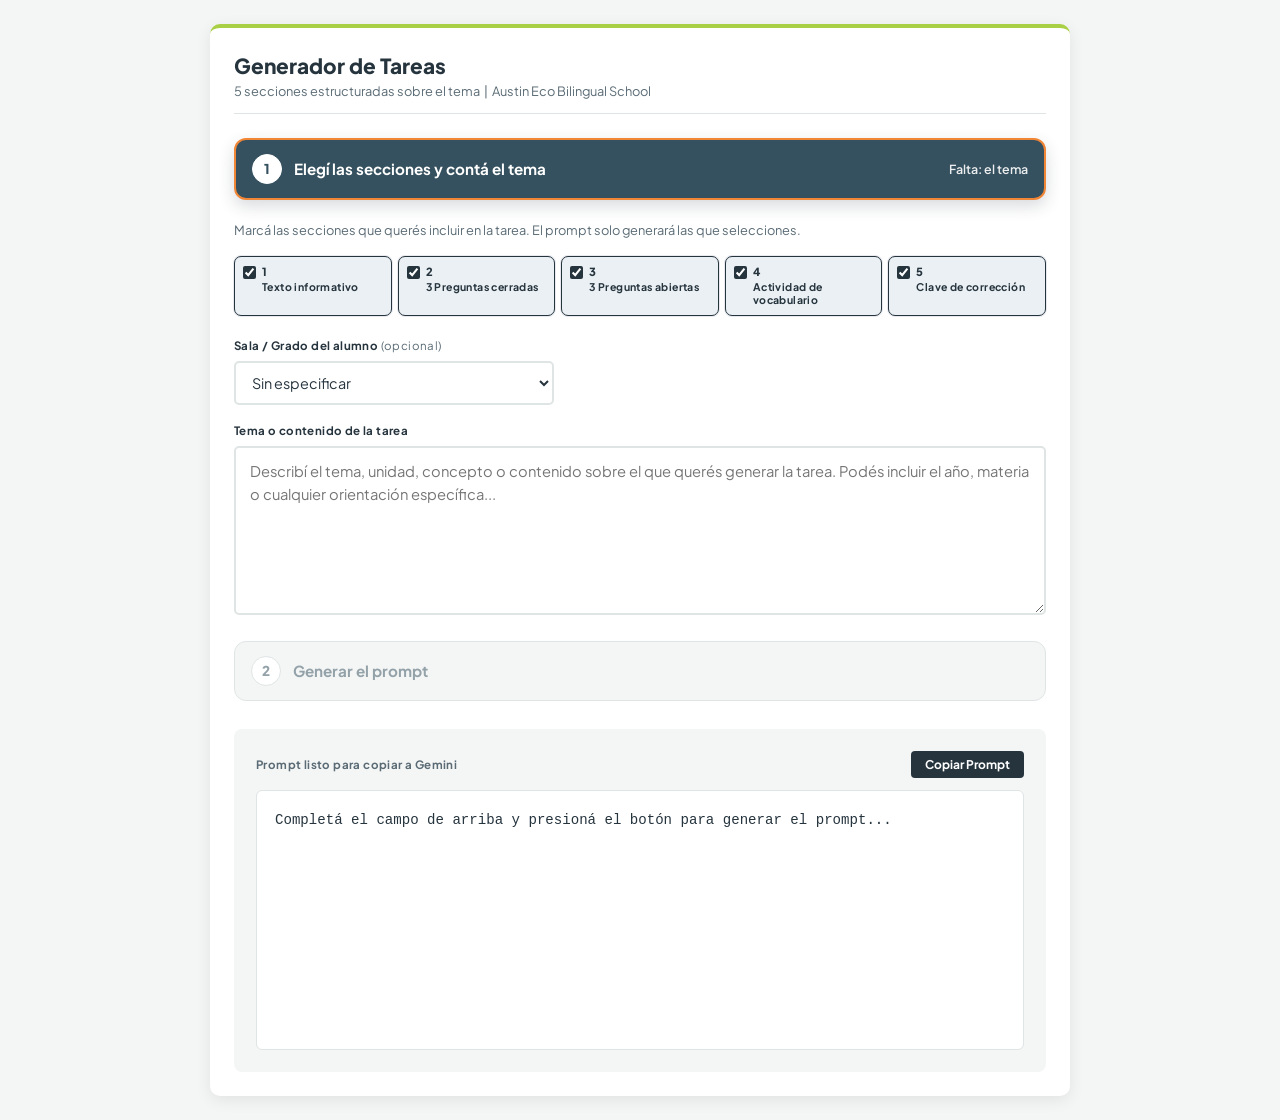
<file: generador-tareas.html>
<!DOCTYPE html>
<html lang="es">
<head>
    <meta charset="UTF-8">
    <meta name="viewport" content="width=device-width, initial-scale=1.0">
    <title>Generador de Tareas | Austin Eco</title>
    <link rel="icon" type="image/jpeg" href="austin-eco-bilingual-school-campana-argentina.jpg">
    <link rel="preconnect" href="https://fonts.googleapis.com">
    <link href="https://fonts.googleapis.com/css2?family=Plus+Jakarta+Sans:wght@400;500;600;700;800&display=swap" rel="stylesheet">
    <link rel="stylesheet" href="austin-tokens.css">
    <style>
        :root {
            --austin-blue: var(--austin-petroleo);
            --austin-red: var(--austin-naranja);
            --border: var(--austin-borde);
            --surface: var(--austin-fondo);
            --white: #ffffff;
        }

        *, *::before, *::after { box-sizing: border-box; margin: 0; padding: 0; }

        body {
            font-family: var(--austin-fuente);
            background: var(--surface);
            color: var(--austin-texto);
            padding: 24px 16px;
            display: flex;
            justify-content: center;
        }

        .container {
            width: 100%;
            max-width: 860px;
            background: var(--white);
            border-radius: 10px;
            border-top: 4px solid var(--austin-lima);
            box-shadow: 0 4px 16px rgba(0,0,0,0.08);
            padding: 24px;
        }

        header {
            border-bottom: 1px solid var(--austin-borde);
            margin-bottom: 24px;
            padding-bottom: 14px;
        }
        header h1 {
            color: var(--austin-blue);
            font-size: 1.3rem;
            font-weight: 800;
            margin: 0;
        }
        header p { color: var(--austin-texto-suave); font-size: 0.8rem; margin-top: 4px; }

        /* SELECCIÓN DE SECCIONES */
        .selection-grid {
            display: grid;
            grid-template-columns: repeat(5, 1fr);
            gap: 6px;
            margin-bottom: 14px;
        }
        .selection-card {
            display: flex;
            align-items: flex-start;
            gap: 6px;
            border: 1px solid var(--border);
            border-radius: 7px;
            padding: 7px 8px;
            background: var(--surface);
            cursor: pointer;
            transition: all 0.2s ease;
            min-height: 60px;
        }
        .selection-card:hover {
            border-color: var(--austin-blue);
            transform: translateY(-1px);
        }
        .selection-card.selected {
            border-color: var(--austin-blue);
            background: var(--austin-azul-claro);
            box-shadow: 0 0 0 1px rgba(26, 46, 90, 0.1);
        }
        .selection-card input {
            margin-top: 2px;
            accent-color: var(--austin-blue);
            cursor: pointer;
            flex-shrink: 0;
        }
        .selection-card .card-content {
            display: flex;
            flex-direction: column;
            gap: 2px;
        }
        .selection-card .num {
            font-weight: 800;
            font-size: 0.7rem;
            color: var(--austin-blue);
        }
        .selection-card .name {
            font-weight: 700;
            color: var(--austin-texto);
            line-height: 1.25;
            font-size: 0.66rem;
        }
        .selection-hint {
            margin-bottom: 16px;
            color: var(--austin-texto-suave);
            font-size: 0.8rem;
            line-height: 1.4;
        }

        label {
            display: block;
            font-weight: 700;
            font-size: 0.72rem;
            letter-spacing: 0.4px;
            color: var(--austin-blue);
            margin-bottom: 8px;
        }

        textarea {
            width: 100%;
            border: 2px solid var(--border);
            border-radius: 5px;
            padding: 12px 14px;
            font-size: 0.92rem;
            font-family: inherit;
            color: var(--austin-texto);
            resize: vertical;
            line-height: 1.6;
            transition: border-color 0.15s;
        }
        textarea:focus { outline: none; border-color: var(--austin-blue); }

        select {
            width: 100%;
            border: 2px solid var(--border);
            border-radius: 5px;
            padding: 10px 12px;
            font-size: 0.9rem;
            font-family: inherit;
            color: var(--austin-texto);
            background: var(--white);
            outline: none;
            transition: border-color 0.15s;
        }
        select:focus { border-color: var(--austin-blue); }

        .optional-badge { text-transform: none; font-weight: 400; color: var(--austin-texto-suave); }

        .campo-edad { max-width: 320px; margin-bottom: 18px; }

        button.btn-main {
            margin-top: 14px;
            background: var(--austin-red);
            color: white;
            border: none;
            padding: 14px;
            width: 100%;
            font-size: 0.95rem;
            font-weight: 700;
            border-radius: 5px;
            cursor: pointer;
            transition: background 0.2s;
        }
        button.btn-main:hover { background: var(--austin-naranja-oscuro); }

        .output-wrapper {
            margin-top: 28px;
            background: var(--austin-fondo);
            border-radius: 8px;
            padding: 22px;
        }
        .output-header {
            display: flex;
            justify-content: space-between;
            align-items: center;
            margin-bottom: 12px;
        }
        .output-header label { color: var(--austin-texto-suave); margin: 0; }
        .btn-copy {
            background: var(--austin-blue);
            color: white;
            border: none;
            padding: 6px 14px;
            font-size: 0.75rem;
            font-weight: 700;
            border-radius: 4px;
            cursor: pointer;
        }
        .btn-copy:hover { background: var(--austin-petroleo-medio); }

        #output-box {
            width: 100%;
            min-height: 260px;
            background: var(--austin-superficie);
            color: var(--austin-texto);
            border: 1px solid var(--austin-borde);
            border-radius: 6px;
            padding: 18px;
            font-family: ui-monospace, 'Cascadia Code', Consolas, monospace;
            font-size: 0.88rem;
            line-height: 1.7;
            white-space: pre-wrap;
            overflow-wrap: break-word;
            resize: vertical;
        }

        @media (max-width: 960px) {
            .selection-grid {
                grid-template-columns: repeat(3, 1fr);
            }
        }

        @media (max-width: 620px) {
            .selection-grid {
                grid-template-columns: repeat(2, 1fr);
            }
        }

        @media (max-width: 380px) {
            .selection-grid {
                grid-template-columns: 1fr;
            }
        }

        @media (max-width: 700px) {
            body {
                padding: 18px 12px;
            }

            .container {
                padding: 18px;
                border-radius: 8px;
                box-shadow: none;
            }

            header h1 {
                font-size: 1.2rem;
            }

            textarea {
                min-height: 220px;
            }

            .output-wrapper {
                padding: 18px;
            }

            #output-box {
                min-height: 240px;
            }
        }
        /* Pasos 1 y 2 (estilos base en austin-tokens.css) */
        #btn-paso-1 { margin: 0 0 22px; }
        #btn-paso-2 { margin: 22px 0 6px; }
        #paso-2-flecha { margin: 2px 0 6px; }
    </style>
</head>
<body>

<div class="container">

    <header>
        <h1>Generador de Tareas</h1>
        <p>5 secciones estructuradas sobre el tema &nbsp;|&nbsp; Austin Eco Bilingual School</p>
    </header>

    <div id="del-pud" hidden></div>

    <button type="button" class="paso-btn" id="btn-paso-1" data-estado="actual">
        <span class="paso-num">1</span>
        <span class="paso-texto">Elegí las secciones y contá el tema</span>
        <span class="paso-estado" id="paso-1-estado"></span>
    </button>
    <div class="selection-hint">Marcá las secciones que querés incluir en la tarea. El prompt solo generará las que selecciones.</div>
    <div class="selection-grid" id="section-selector">
        <label class="selection-card selected">
            <input type="checkbox" class="section-toggle" value="1" checked>
            <span class="card-content">
                <span class="num">1</span>
                <span class="name">Texto informativo</span>
            </span>
        </label>
        <label class="selection-card selected">
            <input type="checkbox" class="section-toggle" value="2" checked>
            <span class="card-content">
                <span class="num">2</span>
                <span class="name">3 Preguntas cerradas</span>
            </span>
        </label>
        <label class="selection-card selected">
            <input type="checkbox" class="section-toggle" value="3" checked>
            <span class="card-content">
                <span class="num">3</span>
                <span class="name">3 Preguntas abiertas</span>
            </span>
        </label>
        <label class="selection-card selected">
            <input type="checkbox" class="section-toggle" value="4" checked>
            <span class="card-content">
                <span class="num">4</span>
                <span class="name">Actividad de vocabulario</span>
            </span>
        </label>
        <label class="selection-card selected">
            <input type="checkbox" class="section-toggle" value="5" checked>
            <span class="card-content">
                <span class="num">5</span>
                <span class="name">Clave de corrección</span>
            </span>
        </label>
    </div>

    <div class="form-group campo-edad">
        <label id="label-nivel" for="f-nivel">Edad / Grado del alumno <span class="optional-badge">(opcional)</span></label>
        <select id="f-nivel">
            <option value="">Sin especificar</option>
        </select>
    </div>

    <label for="f-tema">Tema o contenido de la tarea</label>
    <textarea id="f-tema" rows="6" placeholder="Describí el tema, unidad, concepto o contenido sobre el que querés generar la tarea. Podés incluir el año, materia o cualquier orientación específica..."></textarea>

    <button type="button" class="paso-btn" id="btn-paso-2" data-estado="espera" disabled>
        <span class="paso-num">2</span>
        <span class="paso-texto" id="paso-2-texto">Generar el prompt</span>
    </button>
    <div id="paso-2-flecha" hidden><svg class="paso-flecha" viewBox="0 0 24 24" aria-hidden="true"><path d="M12 4v14m0 0-6-6m6 6 6-6" fill="none" stroke="currentColor" stroke-width="2.4" stroke-linecap="round" stroke-linejoin="round"/></svg></div>

    <div class="output-wrapper">
        <div class="output-header">
            <label>Prompt listo para copiar a Gemini</label>
            <button class="btn-copy" onclick="copiar()">Copiar Prompt</button>
        </div>
        <div id="output-box">Completá el campo de arriba y presioná el botón para generar el prompt...</div>
    </div>

</div>

<script src="nivel-inicial.js"></script>
<script src="pud-contexto.js"></script>
<script src="austin-ui.js"></script>
<script src="austin-pasos.js"></script>
<script>
    // Niveles de calibración por idioma. Para inglés se usan los 6 niveles
    // MCER/CEFR (A1-C2); para castellano, los 6 grados de primaria como proxy
    // de edad cronológica (no aplica CEFR, que es un marco de lengua extranjera).
    // Mismo shape { label, vocabulario, gramatica } en ambos idiomas para que
    // bloqueBandaEdad sea una sola función.
    const NIVELES_EN = {
        A1: { label: 'A1 - Beginner', vocabulario: 'High-frequency, everyday words only (colors, family, routines, concrete objects). Avoid abstract terms.', gramatica: 'Present simple, regular plurals, sentences of 3-6 words. No compound tenses, no subordinate clauses.' },
        A2: { label: 'A2 - Elementary', vocabulario: 'Everyday vocabulary plus basic academic terms of the topic, always introduced with a concrete example.', gramatica: 'Past simple and "going to" future. Sentences of 6-9 words with simple connectors (and, but, because).' },
        B1: { label: 'B1 - Intermediate', vocabulario: 'Academic vocabulary of the topic, always introduced in context before being used freely.', gramatica: 'Present perfect, simple subordinate clauses, comparatives/superlatives. Sentences up to 12 words.' },
        B2: { label: 'B2 - Upper Intermediate', vocabulario: 'Academic and abstract vocabulary, including technical terms of the topic without needing translation.', gramatica: 'Passive voice, cause-effect connectors, conditional clauses. Sentences up to 15-18 words with subordination.' },
        C1: { label: 'C1 - Advanced', vocabulario: 'Advanced academic vocabulary, nuanced meaning, idiomatic collocations specific to the topic.', gramatica: 'Complex structures (mixed conditionals, passive voice across tenses), extended argumentation with contrast/qualification connectors.' },
        C2: { label: 'C2 - Proficient', vocabulario: 'Near-native register vocabulary, including connotative nuance and specialized terminology without simplification.', gramatica: 'Full command of complex, varied structures, sophisticated textual cohesion, precise rhetorical argumentation on abstract topics.' }
    };

    const NIVELES_ES = {
        '1° Grado Primaria': { label: '1° Grado Primaria', vocabulario: 'Cotidiano y muy concreto; evitar términos abstractos sin explicarlos primero.', gramatica: 'Oraciones de 4 a 6 palabras, una idea por oración, sin subordinadas.' },
        '2° Grado Primaria': { label: '2° Grado Primaria', vocabulario: 'Cotidiano, con primeras palabras específicas del área siempre acompañadas de un ejemplo concreto.', gramatica: 'Oraciones de 5 a 8 palabras, con conectores simples (y, pero, porque).' },
        '3° Grado Primaria': { label: '3° Grado Primaria', vocabulario: 'Específico del área, siempre explicado en contexto la primera vez que aparece.', gramatica: 'Oraciones de hasta 10 palabras, primeras subordinadas simples.' },
        '4° Grado Primaria': { label: '4° Grado Primaria', vocabulario: 'Específico del área con mayor variedad; se pueden introducir sinónimos y familias de palabras.', gramatica: 'Oraciones de hasta 12 palabras, subordinadas simples y conectores de secuencia (primero, luego, finalmente).' },
        '5° Grado Primaria': { label: '5° Grado Primaria', vocabulario: 'Técnico del área, con primeras nociones de argumentación y comparación.', gramatica: 'Oraciones de hasta 15 palabras, conectores de causa-consecuencia, subordinadas variadas.' },
        '6° Grado Primaria': { label: '6° Grado Primaria', vocabulario: 'Técnico del área y vocabulario académico de transición a secundaria, con nociones de argumentación.', gramatica: 'Oraciones más complejas, conectores de causa-consecuencia y contraste, primeras estructuras de análisis crítico.' },
        '1° Año Secundaria': { label: '1° Año Secundaria', vocabulario: 'Técnico del área, introducido en contexto pero ya sin simplificaciones excesivas; primeras nociones de terminología disciplinar.', gramatica: 'Oraciones de hasta 18 palabras, subordinadas variadas, conectores de causa-consecuencia y contraste.' },
        '2° Año Secundaria': { label: '2° Año Secundaria', vocabulario: 'Técnico consolidado del área, con primeros términos abstractos propios de la disciplina.', gramatica: 'Subordinadas múltiples, voz pasiva, conectores de consecuencia y concesión; inicio de argumentación con evidencia.' },
        '3° Año Secundaria': { label: '3° Año Secundaria', vocabulario: 'Académico y técnico específico, con matices de significado entre términos relacionados.', gramatica: 'Estructuras complejas con varias cláusulas, nexos de contraste y condición; argumentación con postura propia.' },
        '4° Año Secundaria': { label: '4° Año Secundaria', vocabulario: 'Especializado del área, incluyendo terminología de uso profesional o académico.', gramatica: 'Registro formal sostenido, estructuras condicionales y comparativas complejas, síntesis de múltiples fuentes.' },
        '5° Año Secundaria': { label: '5° Año Secundaria', vocabulario: 'Técnico-académico de nivel preuniversitario, con precisión terminológica exigida.', gramatica: 'Argumentación compleja y sostenida, con matización, contraargumentación y uso de evidencia para sustentar posturas.' },
        '6° Año Secundaria': { label: '6° Año Secundaria', vocabulario: 'Académico de transición a nivel universitario, con manejo autónomo de terminología especializada.', gramatica: 'Pensamiento crítico expresado con estructuras sofisticadas, argumentación multicausal y análisis con autonomía total.' }
    };

    // Reduce el nivel fino elegido a una de las 3 bandas que ya usan las
    // secciones del prompt (requisitos de extensión/complejidad por sección).
    const TIER_POR_NIVEL = {
        en: { A1: 'inicial', A2: 'inicial', B1: 'medio', B2: 'medio', C1: 'avanzado', C2: 'avanzado' },
        es: {
            '1° Grado Primaria': 'inicial', '2° Grado Primaria': 'inicial', '3° Grado Primaria': 'medio', '4° Grado Primaria': 'medio', '5° Grado Primaria': 'avanzado', '6° Grado Primaria': 'avanzado',
            // Secundaria ya arranca por encima del techo de "avanzado" de primaria;
            // no hay un 4° tier de sección, así que los 6 años usan el mismo techo.
            '1° Año Secundaria': 'avanzado', '2° Año Secundaria': 'avanzado', '3° Año Secundaria': 'avanzado',
            '4° Año Secundaria': 'avanzado', '5° Año Secundaria': 'avanzado', '6° Año Secundaria': 'avanzado'
        }
    };

    function tablaNiveles(idioma) {
        return idioma === 'en' ? NIVELES_EN : NIVELES_ES;
    }

    function tierPorNivel(idioma, nivel) {
        return TIER_POR_NIVEL[idioma]?.[nivel] || null;
    }

    function sincronizarSelectorNivel(idioma) {
        const select = document.getElementById('f-nivel');
        const label = document.getElementById('label-nivel');
        if (!select || !label) return;
        if (select.dataset.idioma === idioma) return;

        // Las salas existen en los dos idiomas: si había una elegida, se conserva.
        const salaPrevia = esSalaInicial(select.value) ? select.value : '';
        select.dataset.idioma = idioma;
        llenarSelectorNivel(select, tablaNiveles(idioma), idioma === 'en' ? 'Primaria y Secundaria (CEFR)' : 'Primaria y Secundaria');
        select.value = salaPrevia;
        if (!salaPrevia) delete select.dataset.autofilled;

        label.innerHTML = idioma === 'en'
            ? 'Sala o nivel de inglés <span class="optional-badge">(opcional)</span>'
            : 'Sala / Grado del alumno <span class="optional-badge">(opcional)</span>';

        if (window.contextoPUD) aplicarContextoPUD(window.contextoPUD);
        actualizarNombresSecciones();
    }

    function bloqueBandaEdad(nivel, idioma) {
        if (esSalaInicial(nivel)) {
            return `━━━━━━━━━━━━━━━━━━━━━━━━━━━━━━━━━━━━━━\n${bloqueCalibracionInicial(nivel, idioma === 'en')}\n━━━━━━━━━━━━━━━━━━━━━━━━━━━━━━━━━━━━━━\nTodo el material (cuento, preguntas, juegos y consignas) tiene que respetar este nivel.`;
        }
        const info = tablaNiveles(idioma)[nivel];
        if (!info) return null;
        return `━━━━━━━━━━━━━━━━━━━━━━━━━━━━━━━━━━━━━━\nCALIBRACIÓN POR NIVEL (${info.label})\n━━━━━━━━━━━━━━━━━━━━━━━━━━━━━━━━━━━━━━\n- VOCABULARIO: ${info.vocabulario}\n- GRAMÁTICA/SINTAXIS: ${info.gramatica}`;
    }

    // Mismo diccionario de señales léxicas que ya usa index.html (detectarIdioma),
    // separado del veredicto final para poder reusar el conteo en textos cortos
    // (ver recolectarDatosFormulario).
    function contarSenalesIdioma(texto) {
        // Espacios al inicio/final para que las señales " el ", " la ", etc.
        // también matcheen cuando esa palabra es la primera o la última del
        // texto (si no, "El ciclo del agua" no matcheaba " el " por faltarle
        // el espacio previo, y un texto corto terminaba en empate 0 a 0).
        const cuerpo = ' ' + (texto || '').toLowerCase() + ' ';

        const spanishSignals = [
            ' y ', ' de ', ' la ', ' el ', ' los ', ' las ', ' que ', ' para ', ' por ',
            ' con ', ' una ', ' unos ', ' alumno', ' docente', ' unidad', ' materia',
            ' educación', ' enseñanza', ' aprendizaje', ' escuela', ' español'
        ];
        const englishSignals = [
            ' and ', ' of ', ' the ', ' for ', ' with ', ' that ', ' students', ' teachers', ' unit',
            ' subject', ' learning', ' school', ' class', ' english', ' bilingual', ' global', ' science', ' history'
        ];

        const countMatches = (terms) => terms.reduce((count, term) => {
            const regex = new RegExp(term.replace(/[-/\\^$*+?.()|[\]{}]/g, '\\$&'), 'g');
            return count + ((cuerpo.match(regex) || []).length);
        }, 0);

        return { es: countMatches(spanishSignals), en: countMatches(englishSignals) };
    }

    function detectarIdiomaTexto(texto) {
        const cuerpo = (texto || '').toLowerCase().trim();
        if (!cuerpo) return 'es';

        // Señal fuerte y muy confiable: tildes/ñ/signos propios del castellano.
        if (/[áéíóúñ¿¡]/.test(cuerpo)) return 'es';

        const { es, en } = contarSenalesIdioma(cuerpo);
        if (es > en) return 'es';
        if (en > es) return 'en';

        // Empate a cero: sin tildes ni señales claras de ningún idioma, se
        // asume castellano por defecto (idioma principal de la escuela).
        return 'es';
    }

    function bloqueIdiomaSalida(idioma) {
        return idioma === 'en'
            ? `━━━━━━━━━━━━━━━━━━━━━━━━━━━━━━━━━━━━━━\nIDIOMA DE SALIDA: INGLÉS\n━━━━━━━━━━━━━━━━━━━━━━━━━━━━━━━━━━━━━━\nToda la tarea generada (texto, preguntas, vocabulario, consignas y clave de corrección) debe redactarse íntegramente en inglés, sin importar el idioma de estas instrucciones.`
            : `━━━━━━━━━━━━━━━━━━━━━━━━━━━━━━━━━━━━━━\nIDIOMA DE SALIDA: CASTELLANO\n━━━━━━━━━━━━━━━━━━━━━━━━━━━━━━━━━━━━━━\nToda la tarea generada debe redactarse íntegramente en castellano.`;
    }

    function escapeHtml(value = '') {
        return String(value)
            .replace(/&/g, '&amp;')
            .replace(/</g, '&lt;')
            .replace(/>/g, '&gt;')
            .replace(/"/g, '&quot;')
            .replace(/'/g, '&#39;');
    }

    // ---- Contexto del PUD activo (contrato en pud-contexto.js) ----
    // Tareas muestra siempre las metas y, por defecto, solo los desempeños de
    // investigación guiada; el docente puede cambiarlo desde el bloque "Del PUD".
    // El prompt usa los mismos desempeños que se ven en el bloque.

    window.contextoPUD = null;
    let filtroDesempenos = 'investigacion_guiada';

    PudContexto.alRecibir(aplicarContextoPUD);

    function aplicarContextoPUD(ctx) {
        PasosPrompt.cambio(); // el contexto del PUD entra en el prompt
        window.contextoPUD = ctx;

        const selectNivel = document.getElementById('f-nivel');
        // Las salas están en el selector de ambos idiomas; los grados, solo en castellano.
        if (ctx?.grado && selectNivel && (selectNivel.dataset.idioma === 'es' || esSalaInicial(ctx.grado))
            && (selectNivel.value === '' || selectNivel.dataset.autofilled === 'true')) {
            const opcion = Array.from(selectNivel.options).find(o => o.value === ctx.grado.trim());
            if (opcion) {
                selectNivel.value = opcion.value;
                selectNivel.dataset.autofilled = 'true';
            }
        }

        actualizarNombresSecciones();
        renderBloqueDelPud();
    }

    function renderBloqueDelPud() {
        PudContexto.renderBloque(document.getElementById('del-pud'), window.contextoPUD, {
            filtro: filtroDesempenos,
            conSelector: true,
            onFiltro: (nuevo) => { filtroDesempenos = nuevo; renderBloqueDelPud(); }
        });
    }

    function bloqueContextoPUD(ctx) {
        if (!ctx) return null;
        const lineas = [];
        if (ctx.materia) lineas.push(`- Materia/Área: ${ctx.materia}`);
        if (ctx.titulo) lineas.push(`- Unidad didáctica: ${ctx.titulo}`);
        if (ctx.metas?.length) lineas.push(`- Metas de comprensión de la unidad:\n${ctx.metas.map(m => `  · ${m.texto}`).join('\n')}`);
        const desempenos = PudContexto.desempenosFiltrados(ctx, filtroDesempenos);
        if (desempenos.length) {
            lineas.push(`- Desempeños del PUD a los que apunta esta tarea:\n${desempenos.map(d => `  · [${PudContexto.TIPOS[d.tipo]}] ${d.texto}`).join('\n')}`);
        }
        if (lineas.length === 0) return null;
        return `━━━━━━━━━━━━━━━━━━━━━━━━━━━━━━━━━━━━━━\nCONTEXTO DE LA UNIDAD DIDÁCTICA (PUD) ACTIVA\n━━━━━━━━━━━━━━━━━━━━━━━━━━━━━━━━━━━━━━\nTené en cuenta este contexto para que la tarea sea coherente con la unidad en curso:\n${lineas.join('\n')}`;
    }

    // Cada 'body' recibe la banda de edad y devuelve el texto de la sección.
    // Sin banda (o banda sin regla propia), el resultado es idéntico al texto
    // fijo que la herramienta usaba antes de esta mejora.
    const sectionDefinitions = [
        {
            id: 1,
            header: 'SECCIÓN 1 — TEXTO INFORMATIVO',
            jardin: {
                nombre: 'Cuento para narrar',
                header: 'SECCIÓN 1 — CUENTO PARA NARRAR (lo cuenta la docente)',
                body: (sala) => {
                    const largo = { 'Sala de 3 años': '60 y 90', 'Sala de 4 años': '90 y 130', 'Sala de 5 años': '120 y 180' }[sala];
                    const claves = { 'Sala de 3 años': 3, 'Sala de 4 años': 4, 'Sala de 5 años': 5 }[sala];
                    return `Escribí un cuento breve y original sobre el tema para que la docente lo NARRE en ronda (los niños no lo leen). Requisitos:
- Entre ${largo} palabras
- Personajes cercanos (animales, chicos, objetos de la sala) y una situación simple con un pequeño problema que se resuelve
- Una frase que se repite a lo largo del cuento y que los chicos pueden decir juntos
- Indicá entre corchetes dónde usar títere, gesto, sonido u objeto real (ej.: [mostrar la regadera])
- Incluí ${claves} palabras clave del tema, siempre asociadas a algo que se pueda mostrar (se juegan en la Sección 4)
- Título con tono de cuento`;
                }
            },
            body: (banda) => {
                const requisitos = {
                    inicial: '- Entre 80 y 120 palabras\n- Oraciones muy cortas y simples (una idea por oración)\n- Vocabulario cotidiano y concreto',
                    avanzado: '- Entre 200 y 280 palabras\n- Oraciones más complejas, con conectores de causa/consecuencia\n- Vocabulario técnico permitido'
                }[banda] || '- Entre 150 y 220 palabras\n- Lenguaje claro, preciso y adecuado al nivel';
                return `Redactá un texto informativo original sobre el tema. Requisitos:
${requisitos}
- Debe cubrir los conceptos clave del tema
- Incluí al menos 5 palabras de vocabulario específico del tema (que luego se trabajarán en la Sección 4)
- Título atractivo para el texto`;
            }
        },
        {
            id: 2,
            header: 'SECCIÓN 2 — PREGUNTAS CERRADAS (Comprensión literal)',
            jardin: {
                nombre: 'Juego de elegir',
                header: 'SECCIÓN 2 — JUEGO DE ELEGIR (se responde con el cuerpo)',
                body: (sala) => `Proponé 3 preguntas sobre el cuento que los niños respondan con el cuerpo, sin leer ni escribir: señalar la imagen u objeto correcto, saltar hacia un lado de la sala, levantar una tarjeta de color, imitar al personaje.
- ${sala === 'Sala de 3 años' ? 'Solo 2 opciones por pregunta' : 'Hasta 3 opciones por pregunta'}, todas con imagen u objeto
- Preguntas de 10 palabras como máximo, con la respuesta en el cuento
- Indicá qué objetos o imágenes hay que preparar
- Si alguien se equivoca no hay "error": se vuelve al cuento entre todos`
            },
            body: (banda) => {
                const notaComplejidad = {
                    inicial: 'Usá lenguaje simple y directo en las opciones, evitando dobles negaciones o distractores ambiguos.',
                    avanzado: 'Las opciones incorrectas (distractores) deben ser plausibles y requerir atención al detalle para descartarlas.'
                }[banda];
                return `Formulá exactamente 3 preguntas cerradas sobre el texto de la Sección 1. Cada pregunta debe:
- Tener 3 opciones de respuesta (a, b, c)
- Solo una opción correcta
- Estar basada en información explícita del texto
- Evaluar comprensión literal o de detalle${notaComplejidad ? `\n- ${notaComplejidad}` : ''}`;
            }
        },
        {
            id: 3,
            header: 'SECCIÓN 3 — PREGUNTAS ABIERTAS (Comprensión profunda)',
            jardin: {
                nombre: 'Preguntas para la ronda',
                header: 'SECCIÓN 3 — PREGUNTAS PARA LA RONDA (conversación oral)',
                body: () => `Formulá 3 preguntas abiertas para conversar en ronda, de 10 palabras como máximo:
- la primera, para recordar algo del cuento
- la segunda, para imaginar ("¿Qué pasaría si...?")
- la tercera, para conectar con la vida del niño ("¿Vos alguna vez...?")
Se responden hablando, mostrando o dibujando; todas las respuestas valen. Sumá para cada una una repregunta que la docente pueda usar si nadie responde.`
            },
            body: (banda) => {
                const progresion = {
                    inicial: 'la primera de recordar un dato concreto del texto, la segunda de comprensión simple, la tercera de opinión personal breve',
                    avanzado: 'la primera de análisis, la segunda de evaluación crítica, la tercera de argumentación y transferencia a otros contextos'
                }[banda] || 'la primera de comprensión, la segunda de análisis, la tercera de opinión o transferencia';
                return `Formulá exactamente 3 preguntas abiertas. Deben:
- Requerir respuesta elaborada (no se responden con sí/no)
- Progresión cognitiva: ${progresion}
- Conectar el tema con experiencias reales o con otras áreas del conocimiento
- Dejar espacio visible para la respuesta del alumno (indicar: "Respuesta: ___________")`;
            }
        },
        {
            id: 4,
            header: 'SECCIÓN 4 — ACTIVIDAD DE VOCABULARIO',
            jardin: {
                nombre: 'Juego de palabras',
                header: 'SECCIÓN 4 — JUEGO DE PALABRAS',
                body: () => `Diseñá UN juego con las palabras clave del cuento. Elegí el formato que mejor se adapte al tema, solo uno de estos:
- Opción A: Canción o rima con un gesto para cada palabra
- Opción B: Adivinanzas con objetos escondidos en una bolsa o caja
- Opción C: Juego de memoria o de "buscar en la sala" con imágenes grandes
Cada palabra va siempre asociada a un objeto, imagen o gesto. Escribí la consigna oral textual para los niños y cómo se juega, paso a paso.`
            },
            body: (banda) => {
                const notaDefiniciones = {
                    inicial: 'Las definiciones deben ser muy simples, con ejemplos concretos y cotidianos (evitá definiciones circulares o abstractas).',
                    avanzado: 'Las definiciones pueden incluir matices técnicos y relacionarse con otros conceptos del tema.'
                }[banda];
                return `Diseñá UNA actividad de vocabulario usando exactamente las 5 palabras clave del texto. Elegí el formato más adecuado al tipo de contenido, solo uno de estos:
- Opción A: Unir con flechas (palabra → definición)
- Opción B: Completar oraciones con el banco de palabras
- Opción C: Clasificar palabras en categorías

Indicá claramente el formato elegido y presentá la actividad lista para el alumno.${notaDefiniciones ? `\n${notaDefiniciones}` : ''}`;
            }
        },
        {
            id: 5,
            header: 'SECCIÓN 5 — CLAVE DE CORRECCIÓN (solo para el docente)',
            jardin: {
                nombre: 'Guía de observación',
                header: 'SECCIÓN 5 — GUÍA DE OBSERVACIÓN (solo para la docente)',
                body: () => `Al final del documento, agregá una guía para la docente (no es una corrección ni una calificación):
- 3 a 5 indicadores concretos y observables de lo que los niños descubrieron (ej.: "nombra al menos dos animales del cuento")
- Respuestas esperadas del juego de elegir (Sección 2)
- Cómo documentarlo: foto, audio o anotación breve
Marcá esta sección con el encabezado: ✂ --- GUÍA DOCENTE ---`
            },
            body: () => `Al final del documento, agregá una clave de corrección que incluya:
- Respuestas correctas de las preguntas cerradas (Sección 2)
- Criterios o ideas esperadas para las preguntas abiertas (Sección 3)
- Solución de la actividad de vocabulario (Sección 4)

Marcá esta sección claramente con el encabezado: ✂ --- CLAVE DOCENTE (no entregar al alumno) ---`
        }
    ];

    // Con una sala elegida, las tarjetas muestran la versión de Jardín de
    // cada sección (cuento, juego de elegir, ronda...) en vez de la escolar.
    function actualizarNombresSecciones() {
        const sala = esSalaInicial(document.getElementById('f-nivel')?.value);
        document.querySelectorAll('.selection-card').forEach(card => {
            const id = Number(card.querySelector('input').value);
            const nombreEl = card.querySelector('.name');
            const def = sectionDefinitions.find(s => s.id === id);
            if (!nombreEl || !def) return;
            if (!nombreEl.dataset.original) nombreEl.dataset.original = nombreEl.textContent;
            nombreEl.textContent = sala ? def.jardin.nombre : nombreEl.dataset.original;
        });
    }

    function actualizarEstadoSeleccion() {
        document.querySelectorAll('.selection-card').forEach(card => {
            const checkbox = card.querySelector('input[type="checkbox"]');
            card.classList.toggle('selected', checkbox.checked);
        });
    }

    document.querySelectorAll('.section-toggle').forEach(checkbox => {
        checkbox.addEventListener('change', actualizarEstadoSeleccion);
    });

    // El selector de nivel muestra CEFR o edad/grado según el idioma detectado
    // en el tema tipeado, y se actualiza en vivo mientras el docente escribe.
    const campoTema = document.getElementById('f-tema');
    sincronizarSelectorNivel(detectarIdiomaTexto(campoTema.value));
    // "Cambios sin guardar" = hay un tema escrito que todavía no se
    // convirtió en prompt (o cambió desde el último prompt generado).
    let temaDelUltimoPrompt = '';
    function avisarSiHayCambios() {
        const actual = campoTema.value.trim();
        PudContexto.avisarCambios(actual !== '' && actual !== temaDelUltimoPrompt);
    }

    campoTema.addEventListener('input', () => {
        sincronizarSelectorNivel(detectarIdiomaTexto(campoTema.value));
        avisarSiHayCambios();
    });

    // Si el docente toca el selector a mano, esa elección ya no es "autofill":
    // sin este flag, la próxima vez que llega el contexto del PUD (ej. al
    // volver a esta pestaña) pisaba silenciosamente la elección manual.
    document.getElementById('f-nivel').addEventListener('change', function () {
        delete this.dataset.autofilled;
        actualizarNombresSecciones();
    });

    // ---- L2: recolectar datos / armar bloques / unir prompt ----

    function recolectarDatosFormulario() {
        const tema = document.getElementById('f-tema').value.trim();
        const contexto = window.contextoPUD;

        // El idioma de salida depende únicamente del tema (el input propio de
        // esta herramienta) — deliberadamente NO se mezcla con el contexto del
        // PUD: que el docente tenga abierta una PUD en otro idioma no debería
        // cambiar en qué idioma sale una tarea cuyo tema él mismo tipeó.
        const idioma = detectarIdiomaTexto(tema);

        return {
            tema,
            nivel: document.getElementById('f-nivel').value,
            idioma,
            contexto,
            selectedIds: Array.from(document.querySelectorAll('.section-toggle:checked'))
                .map(checkbox => Number(checkbox.value))
                .sort((a, b) => a - b)
        };
    }

    function armarBloques(datos) {
        const sala = esSalaInicial(datos.nivel) ? datos.nivel : null;
        const tier = tierPorNivel(datos.idioma, datos.nivel);
        const selectedSections = sectionDefinitions.filter(section => datos.selectedIds.includes(section.id));
        const sectionsText = selectedSections.map(section => {
            const header = sala ? section.jardin.header : section.header;
            const body = sala ? section.jardin.body(sala) : section.body(tier);
            return `━━━━━━━━━━━━━━━━━━━━━━━━━━━━━━━━━━━━━━\n${header}\n━━━━━━━━━━━━━━━━━━━━━━━━━━━━━━━━━━━━━━\n${body}`;
        }).join('\n\n');

        // P3: duración inferida de la cantidad de secciones combinadas (no es un campo nuevo).
        // En Jardín la duración la fija la edad de la sala, no la cantidad de secciones.
        const duracionEstimada = sala
            ? `experiencias de ${EJECUCION_INICIAL[sala].minutos} minutos cada una, con pausas de movimiento entre una y otra`
            : selectedSections.length <= 1
                ? 'una actividad corta (10-15 minutos)'
                : selectedSections.length <= 3
                    ? 'una actividad de duración media (20-30 minutos)'
                    : 'una clase completa (40-50 minutos)';

        return {
            contextoPUD: bloqueContextoPUD(datos.contexto),
            idiomaSalida: bloqueIdiomaSalida(datos.idioma),
            bandaEdad: bloqueBandaEdad(datos.nivel, datos.idioma),
            secciones: sectionsText,
            duracionEstimada
        };
    }

    function unirPrompt(datos, bloques) {
        const extras = [bloques.contextoPUD, bloques.idiomaSalida, bloques.bandaEdad]
            .filter(Boolean)
            .map(bloque => `\n\n${bloque}`)
            .join('');

        if (esSalaInicial(datos.nivel)) {
            return `Actúa como una docente experta en Nivel Inicial (Jardín) y en educación bilingüe.

Tu tarea es crear una PROPUESTA DE JUEGOS PARA LA SALA (no una tarea escrita ni una ficha) sobre el siguiente tema:

---
${datos.tema}
---${extras}

${bloqueReglasInicial(datos.nivel, datos.idioma === 'en')}

La propuesta debe estar organizada en las secciones seleccionadas, en este orden:

${bloques.secciones}

━━━━━━━━━━━━━━━━━━━━━━━━━━━━━━━━━━━━━━
RESTRICCIONES GENERALES:
- Todo el material es para que la docente lo use con los niños: no hay nada para imprimir, entregar ni resolver por escrito
- No agregues introducciones, fundamentación teórica ni texto fuera del formato solicitado
- Usá los separadores visuales indicados para cada sección
- La propuesta está pensada para ${bloques.duracionEstimada}`;
        }

        return `Actúa como un docente experto en diseño de materiales educativos para educación primaria y secundaria bilingüe.

Tu tarea es crear una TAREA COMPLETA Y LISTA PARA EL AULA sobre el siguiente tema:

---
${datos.tema}
---${extras}

La tarea debe estar organizada en las secciones seleccionadas, en este orden:

${bloques.secciones}

━━━━━━━━━━━━━━━━━━━━━━━━━━━━━━━━━━━━━━
RESTRICCIONES GENERALES:
- El output debe estar listo para imprimir y entregar al alumno, excepto en las secciones que correspondan al docente
- No agregues introducciones, aclaraciones metodológicas ni texto fuera del formato solicitado
- Usá los separadores visuales indicados para cada sección
- Esta tarea está pensada para ${bloques.duracionEstimada} de trabajo en el aula`;
    }

    function construirPrompt() {
        const datos = recolectarDatosFormulario();
        if (!datos.tema) { AustinUI.avisar("Ingresá un tema o contenido para la tarea.", { tipo: "error" }); return; }
        if (datos.selectedIds.length === 0) {
            AustinUI.avisar("Seleccioná al menos una sección para generar el prompt.", { tipo: "error" });
            return;
        }

        const bloques = armarBloques(datos);
        const prompt = unirPrompt(datos, bloques);
        document.getElementById('output-box').textContent = prompt;
        temaDelUltimoPrompt = datos.tema;
        PasosPrompt.generado();
        avisarSiHayCambios();
    }

    async function copiar() {
        const box = document.getElementById('output-box');
        const btn = document.querySelector('.btn-copy');
        const texto = box.textContent;

        if (texto.startsWith("Completá")) { AustinUI.avisar("Primero generá el prompt; después podés copiarlo.", { tipo: "error" }); return; }

        try {
            await navigator.clipboard.writeText(texto);
        } catch {
            const ta = document.createElement('textarea');
            ta.value = texto;
            document.body.appendChild(ta);
            ta.select();
            document.execCommand('copy');
            document.body.removeChild(ta);
        }

        const orig = btn.textContent;
        btn.textContent = "¡Copiado!";
        btn.style.background = "var(--austin-lima-oscuro)";
        setTimeout(() => { btn.textContent = orig; btn.style.background = ""; }, 1500);
    }
</script>
<script>
    // Pasos 1 y 2 (ver austin-pasos.js)
    const seccionesElegidas = () => document.querySelectorAll('.section-toggle:checked').length;
    PasosPrompt.montar({
        campos: [campoTema, document.getElementById('f-nivel'), ...document.querySelectorAll('.section-toggle')],
        listo: () => campoTema.value.trim() !== '' && seccionesElegidas() > 0,
        faltante: () => {
            const falta = [];
            if (!seccionesElegidas()) falta.push('al menos una sección');
            if (!campoTema.value.trim()) falta.push('el tema');
            return 'Falta: ' + falta.join(' y ');
        },
        enfocar: () => (seccionesElegidas() ? campoTema : document.querySelector('.section-toggle')).focus(),
        generar: construirPrompt,
        copiar: copiar
    });
</script>
</body>
</html>
</file>
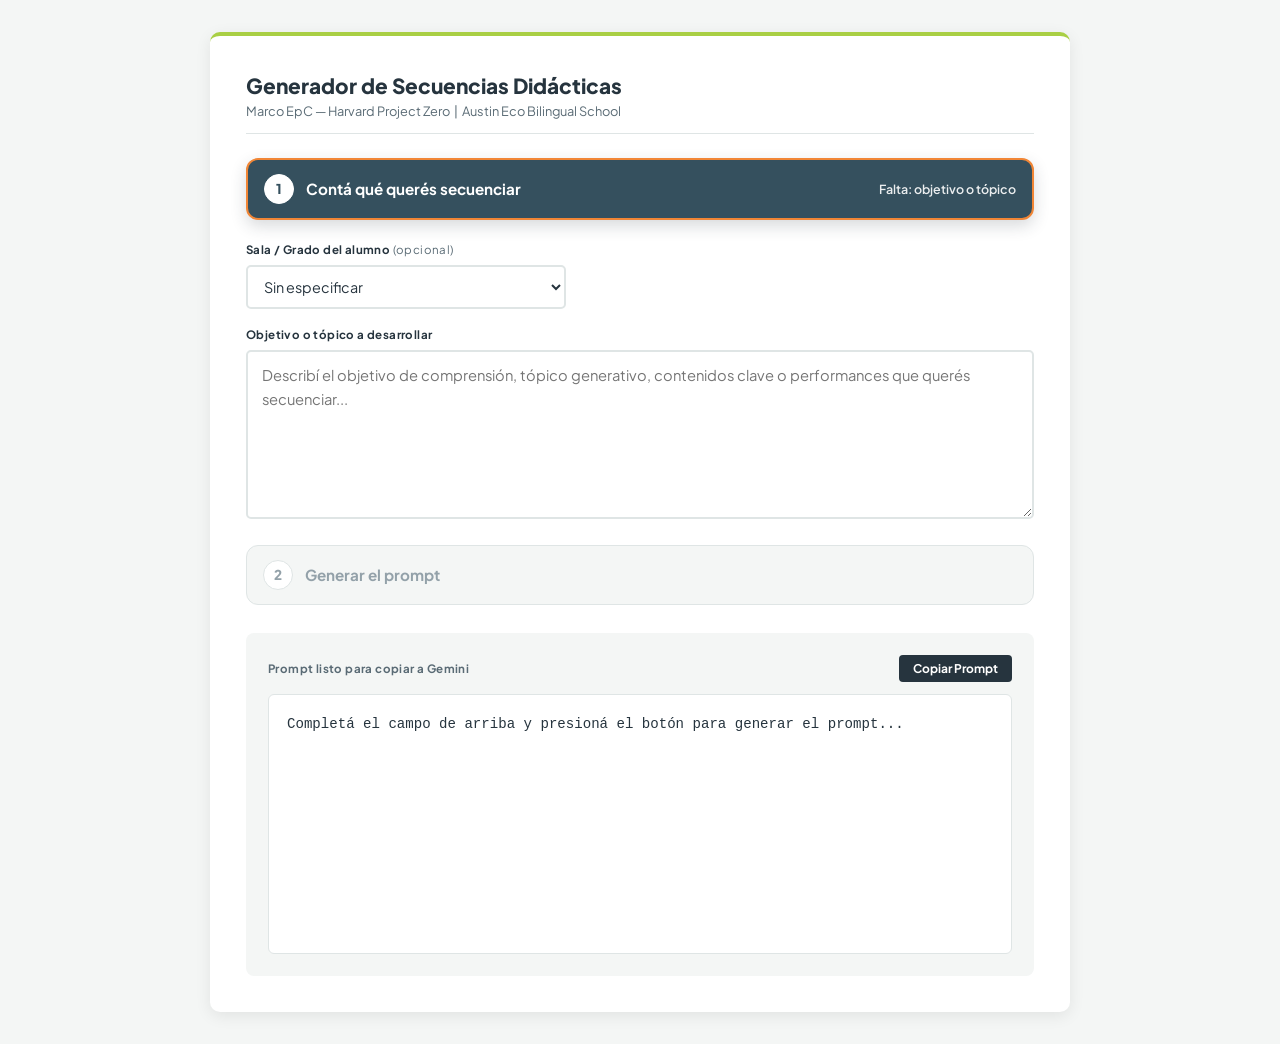
<file: secuencias-epc.html>
<!DOCTYPE html>
<html lang="es">
<head>
    <meta charset="UTF-8">
    <meta name="viewport" content="width=device-width, initial-scale=1.0">
    <title>Secuencias Didácticas EpC | Austin Eco</title>
    <link rel="icon" type="image/jpeg" href="austin-eco-bilingual-school-campana-argentina.jpg">
    <link rel="preconnect" href="https://fonts.googleapis.com">
    <link href="https://fonts.googleapis.com/css2?family=Plus+Jakarta+Sans:wght@400;500;600;700;800&display=swap" rel="stylesheet">
    <link rel="stylesheet" href="austin-tokens.css">
    <style>
        :root {
            --austin-blue: var(--austin-petroleo);
            --austin-red: var(--austin-naranja);
            --green-dark: var(--austin-lima-oscuro);
            --border: var(--austin-borde);
            --surface: var(--austin-fondo);
            --white: #ffffff;
        }

        *, *::before, *::after { box-sizing: border-box; margin: 0; padding: 0; }

        body {
            font-family: var(--austin-fuente);
            background: var(--surface);
            color: var(--austin-texto);
            padding: 32px 20px;
            display: flex;
            justify-content: center;
        }

        .container {
            width: 100%;
            max-width: 860px;
            background: var(--white);
            border-radius: 10px;
            border-top: 4px solid var(--austin-lima);
            box-shadow: 0 4px 16px rgba(0,0,0,0.08);
            padding: 36px;
        }

        header {
            border-bottom: 1px solid var(--austin-borde);
            margin-bottom: 24px;
            padding-bottom: 14px;
        }
        header h1 {
            color: var(--austin-blue);
            font-size: 1.3rem;
            font-weight: 800;
            margin: 0;
        }
        header p { color: var(--austin-texto-suave); font-size: 0.8rem; margin-top: 4px; }

        label {
            display: block;
            font-weight: 700;
            font-size: 0.72rem;
            letter-spacing: 0.4px;
            color: var(--austin-blue);
            margin-bottom: 8px;
        }

        textarea {
            width: 100%;
            border: 2px solid var(--border);
            border-radius: 5px;
            padding: 12px 14px;
            font-size: 0.92rem;
            font-family: inherit;
            color: var(--austin-texto);
            resize: vertical;
            line-height: 1.6;
            transition: border-color 0.15s;
            min-height: 160px;
        }
        textarea:focus { outline: none; border-color: var(--austin-blue); }

        select {
            width: 100%;
            border: 2px solid var(--border);
            border-radius: 5px;
            padding: 10px 12px;
            font-size: 0.9rem;
            font-family: inherit;
            color: var(--austin-texto);
            background: var(--white);
            outline: none;
            transition: border-color 0.15s;
        }
        select:focus { border-color: var(--austin-blue); }

        .optional-badge { text-transform: none; font-weight: 400; color: var(--austin-texto-suave); }

        .campo-edad { max-width: 320px; margin-bottom: 18px; }

        button.btn-main {
            margin-top: 14px;
            background: var(--austin-red);
            color: white;
            border: none;
            padding: 14px;
            width: 100%;
            font-size: 0.95rem;
            font-weight: 700;
            border-radius: 5px;
            cursor: pointer;
            transition: background 0.2s;
        }

        @media (max-width: 700px) {
            body {
                padding: 20px 12px;
            }

            .container {
                border-radius: 0;
                box-shadow: none;
                padding: 24px;
            }

            header h1 {
                font-size: 1.15rem;
            }

            .output-wrapper {
                padding: 18px;
            }

            .output-header {
                flex-direction: column;
                align-items: flex-start;
                gap: 10px;
            }

            .btn-copy,
            button.btn-main {
                width: 100%;
                padding: 12px;
            }

            #output-box {
                min-height: 280px;
            }
        }
        button.btn-main:hover { background: var(--austin-naranja-oscuro); }

        /* OUTPUT */
        .output-wrapper {
            margin-top: 28px;
            background: var(--austin-fondo);
            border-radius: 8px;
            padding: 22px;
        }

        .output-header {
            display: flex;
            justify-content: space-between;
            align-items: center;
            margin-bottom: 12px;
        }
        .output-header label {
            color: var(--austin-texto-suave);
            margin: 0;
            font-size: 0.72rem;
        }
        .btn-copy {
            background: var(--austin-blue);
            color: white;
            border: none;
            padding: 6px 14px;
            font-size: 0.75rem;
            font-weight: 700;
            border-radius: 4px;
            cursor: pointer;
            transition: background 0.2s;
        }
        .btn-copy:hover { background: var(--austin-petroleo-medio); }

        #output-box {
            width: 100%;
            min-height: 260px;
            background: var(--austin-superficie);
            color: var(--austin-texto);
            border: 1px solid var(--austin-borde);
            border-radius: 6px;
            padding: 18px;
            font-family: ui-monospace, 'Cascadia Code', Consolas, monospace;
            font-size: 0.88rem;
            line-height: 1.7;
            white-space: pre-wrap;
            overflow-wrap: break-word;
            resize: vertical;
        }
        /* Pasos 1 y 2 (estilos base en austin-tokens.css) */
        #btn-paso-1 { margin: 0 0 22px; }
        #btn-paso-2 { margin: 22px 0 6px; }
        #paso-2-flecha { margin: 2px 0 6px; }
    </style>
</head>
<body>

<div class="container">

    <header>
        <h1>Generador de Secuencias Didácticas</h1>
        <p>Marco EpC — Harvard Project Zero &nbsp;|&nbsp; Austin Eco Bilingual School</p>
    </header>

    <div id="del-pud" hidden></div>

    <button type="button" class="paso-btn" id="btn-paso-1" data-estado="actual">
        <span class="paso-num">1</span>
        <span class="paso-texto">Contá qué querés secuenciar</span>
        <span class="paso-estado" id="paso-1-estado"></span>
    </button>
    <div class="form-group campo-edad">
        <label id="label-nivel" for="f-nivel">Edad / Grado del alumno <span class="optional-badge">(opcional)</span></label>
        <select id="f-nivel">
            <option value="">Sin especificar</option>
        </select>
    </div>

    <label for="f-objetivo">Objetivo o tópico a desarrollar</label>
    <textarea id="f-objetivo" rows="6" placeholder="Describí el objetivo de comprensión, tópico generativo, contenidos clave o performances que querés secuenciar..."></textarea>

    <button type="button" class="paso-btn" id="btn-paso-2" data-estado="espera" disabled>
        <span class="paso-num">2</span>
        <span class="paso-texto" id="paso-2-texto">Generar el prompt</span>
    </button>
    <div id="paso-2-flecha" hidden><svg class="paso-flecha" viewBox="0 0 24 24" aria-hidden="true"><path d="M12 4v14m0 0-6-6m6 6 6-6" fill="none" stroke="currentColor" stroke-width="2.4" stroke-linecap="round" stroke-linejoin="round"/></svg></div>

    <div class="output-wrapper">
        <div class="output-header">
            <label>Prompt listo para copiar a Gemini</label>
            <button class="btn-copy" onclick="copiar()">Copiar Prompt</button>
        </div>
        <div id="output-box">Completá el campo de arriba y presioná el botón para generar el prompt...</div>
    </div>

</div>

<script src="nivel-inicial.js"></script>
<script src="pud-contexto.js"></script>
<script src="austin-ui.js"></script>
<script src="austin-pasos.js"></script>
<script>
    // ---- Idioma del objetivo (mismo diccionario que generador-tareas.html / index.html) ----

    function contarSenalesIdioma(texto) {
        // Espacios al inicio/final para que las señales " el ", " la ", etc.
        // también matcheen cuando esa palabra es la primera o la última del
        // texto (si no, "El ciclo del agua" no matcheaba " el " por faltarle
        // el espacio previo, y un texto corto terminaba en empate 0 a 0).
        const cuerpo = ' ' + (texto || '').toLowerCase() + ' ';

        const spanishSignals = [
            ' y ', ' de ', ' la ', ' el ', ' los ', ' las ', ' que ', ' para ', ' por ',
            ' con ', ' una ', ' unos ', ' alumno', ' docente', ' unidad', ' materia',
            ' educación', ' enseñanza', ' aprendizaje', ' escuela', ' español'
        ];
        const englishSignals = [
            ' and ', ' of ', ' the ', ' for ', ' with ', ' that ', ' students', ' teachers', ' unit',
            ' subject', ' learning', ' school', ' class', ' english', ' bilingual', ' global', ' science', ' history'
        ];

        const countMatches = (terms) => terms.reduce((count, term) => {
            const regex = new RegExp(term.replace(/[-/\\^$*+?.()|[\]{}]/g, '\\$&'), 'g');
            return count + ((cuerpo.match(regex) || []).length);
        }, 0);

        return { es: countMatches(spanishSignals), en: countMatches(englishSignals) };
    }

    function detectarIdiomaTexto(texto) {
        const cuerpo = (texto || '').toLowerCase().trim();
        if (!cuerpo) return 'es';
        if (/[áéíóúñ¿¡]/.test(cuerpo)) return 'es';

        const { es, en } = contarSenalesIdioma(cuerpo);
        if (es > en) return 'es';
        if (en > es) return 'en';

        // Empate a cero: sin tildes ni señales claras de ningún idioma, se
        // asume castellano por defecto (idioma principal de la escuela).
        return 'es';
    }

    function bloqueIdiomaSalida(idioma) {
        return idioma === 'en'
            ? `━━━━━━━━━━━━━━━━━━━━━━━━━━━━━━━━━━━━━━\nIDIOMA DE SALIDA: INGLÉS\n━━━━━━━━━━━━━━━━━━━━━━━━━━━━━━━━━━━━━━\nToda la secuencia generada (títulos, preguntas, actividades y consignas) debe redactarse íntegramente en inglés, sin importar el idioma de estas instrucciones.`
            : `━━━━━━━━━━━━━━━━━━━━━━━━━━━━━━━━━━━━━━\nIDIOMA DE SALIDA: CASTELLANO\n━━━━━━━━━━━━━━━━━━━━━━━━━━━━━━━━━━━━━━\nToda la secuencia generada debe redactarse íntegramente en castellano.`;
    }

    // ---- Nivel (CEFR si el objetivo está en inglés, edad/grado si está en castellano) ----

    const NIVELES_EN = {
        A1: { label: 'A1 - Beginner', vocabulario: 'High-frequency, everyday words only (colors, family, routines, concrete objects). Avoid abstract terms.', gramatica: 'Present simple, regular plurals, sentences of 3-6 words. No compound tenses, no subordinate clauses.' },
        A2: { label: 'A2 - Elementary', vocabulario: 'Everyday vocabulary plus basic academic terms of the topic, always introduced with a concrete example.', gramatica: 'Past simple and "going to" future. Sentences of 6-9 words with simple connectors (and, but, because).' },
        B1: { label: 'B1 - Intermediate', vocabulario: 'Academic vocabulary of the topic, always introduced in context before being used freely.', gramatica: 'Present perfect, simple subordinate clauses, comparatives/superlatives. Sentences up to 12 words.' },
        B2: { label: 'B2 - Upper Intermediate', vocabulario: 'Academic and abstract vocabulary, including technical terms of the topic without needing translation.', gramatica: 'Passive voice, cause-effect connectors, conditional clauses. Sentences up to 15-18 words with subordination.' },
        C1: { label: 'C1 - Advanced', vocabulario: 'Advanced academic vocabulary, nuanced meaning, idiomatic collocations specific to the topic.', gramatica: 'Complex structures (mixed conditionals, passive voice across tenses), extended argumentation with contrast/qualification connectors.' },
        C2: { label: 'C2 - Proficient', vocabulario: 'Near-native register vocabulary, including connotative nuance and specialized terminology without simplification.', gramatica: 'Full command of complex, varied structures, sophisticated textual cohesion, precise rhetorical argumentation on abstract topics.' }
    };

    const NIVELES_ES = {
        '1° Grado Primaria': { label: '1° Grado Primaria', vocabulario: 'Cotidiano y muy concreto; evitar términos abstractos sin explicarlos primero.', gramatica: 'Oraciones de 4 a 6 palabras, una idea por oración, sin subordinadas.' },
        '2° Grado Primaria': { label: '2° Grado Primaria', vocabulario: 'Cotidiano, con primeras palabras específicas del área siempre acompañadas de un ejemplo concreto.', gramatica: 'Oraciones de 5 a 8 palabras, con conectores simples (y, pero, porque).' },
        '3° Grado Primaria': { label: '3° Grado Primaria', vocabulario: 'Específico del área, siempre explicado en contexto la primera vez que aparece.', gramatica: 'Oraciones de hasta 10 palabras, primeras subordinadas simples.' },
        '4° Grado Primaria': { label: '4° Grado Primaria', vocabulario: 'Específico del área con mayor variedad; se pueden introducir sinónimos y familias de palabras.', gramatica: 'Oraciones de hasta 12 palabras, subordinadas simples y conectores de secuencia (primero, luego, finalmente).' },
        '5° Grado Primaria': { label: '5° Grado Primaria', vocabulario: 'Técnico del área, con primeras nociones de argumentación y comparación.', gramatica: 'Oraciones de hasta 15 palabras, conectores de causa-consecuencia, subordinadas variadas.' },
        '6° Grado Primaria': { label: '6° Grado Primaria', vocabulario: 'Técnico del área y vocabulario académico de transición a secundaria, con nociones de argumentación.', gramatica: 'Oraciones más complejas, conectores de causa-consecuencia y contraste, primeras estructuras de análisis crítico.' },
        '1° Año Secundaria': { label: '1° Año Secundaria', vocabulario: 'Técnico del área, introducido en contexto pero ya sin simplificaciones excesivas; primeras nociones de terminología disciplinar.', gramatica: 'Oraciones de hasta 18 palabras, subordinadas variadas, conectores de causa-consecuencia y contraste.' },
        '2° Año Secundaria': { label: '2° Año Secundaria', vocabulario: 'Técnico consolidado del área, con primeros términos abstractos propios de la disciplina.', gramatica: 'Subordinadas múltiples, voz pasiva, conectores de consecuencia y concesión; inicio de argumentación con evidencia.' },
        '3° Año Secundaria': { label: '3° Año Secundaria', vocabulario: 'Académico y técnico específico, con matices de significado entre términos relacionados.', gramatica: 'Estructuras complejas con varias cláusulas, nexos de contraste y condición; argumentación con postura propia.' },
        '4° Año Secundaria': { label: '4° Año Secundaria', vocabulario: 'Especializado del área, incluyendo terminología de uso profesional o académico.', gramatica: 'Registro formal sostenido, estructuras condicionales y comparativas complejas, síntesis de múltiples fuentes.' },
        '5° Año Secundaria': { label: '5° Año Secundaria', vocabulario: 'Técnico-académico de nivel preuniversitario, con precisión terminológica exigida.', gramatica: 'Argumentación compleja y sostenida, con matización, contraargumentación y uso de evidencia para sustentar posturas.' },
        '6° Año Secundaria': { label: '6° Año Secundaria', vocabulario: 'Académico de transición a nivel universitario, con manejo autónomo de terminología especializada.', gramatica: 'Pensamiento crítico expresado con estructuras sofisticadas, argumentación multicausal y análisis con autonomía total.' }
    };

    function tablaNiveles(idioma) {
        return idioma === 'en' ? NIVELES_EN : NIVELES_ES;
    }

    function sincronizarSelectorNivel(idioma) {
        const select = document.getElementById('f-nivel');
        const label = document.getElementById('label-nivel');
        if (!select || !label) return;
        if (select.dataset.idioma === idioma) return;

        // Las salas existen en los dos idiomas: si había una elegida, se conserva.
        const salaPrevia = esSalaInicial(select.value) ? select.value : '';
        select.dataset.idioma = idioma;
        llenarSelectorNivel(select, tablaNiveles(idioma), idioma === 'en' ? 'Primaria y Secundaria (CEFR)' : 'Primaria y Secundaria');
        select.value = salaPrevia;
        if (!salaPrevia) delete select.dataset.autofilled;

        label.innerHTML = idioma === 'en'
            ? 'Sala o nivel de inglés <span class="optional-badge">(opcional)</span>'
            : 'Sala / Grado del alumno <span class="optional-badge">(opcional)</span>';

        if (window.contextoPUD) aplicarContextoPUD(window.contextoPUD);
    }

    function bloqueNivel(nivel, idioma) {
        if (esSalaInicial(nivel)) {
            return `━━━━━━━━━━━━━━━━━━━━━━━━━━━━━━━━━━━━━━\n${bloqueCalibracionInicial(nivel, idioma === 'en')}\n━━━━━━━━━━━━━━━━━━━━━━━━━━━━━━━━━━━━━━\nToda la secuencia (títulos, preguntas, consignas y experiencias) tiene que respetar este nivel.`;
        }
        const info = tablaNiveles(idioma)[nivel];
        if (!info) return null;
        return `━━━━━━━━━━━━━━━━━━━━━━━━━━━━━━━━━━━━━━\nCALIBRACIÓN POR NIVEL (${info.label})\n━━━━━━━━━━━━━━━━━━━━━━━━━━━━━━━━━━━━━━\n- VOCABULARIO: ${info.vocabulario}\n- GRAMÁTICA/SINTAXIS: ${info.gramatica}\nAjustá la complejidad de las actividades, consignas y preguntas guía de los 5 pasos a este nivel.`;
    }

    function escapeHtml(value = '') {
        return String(value)
            .replace(/&/g, '&amp;')
            .replace(/</g, '&lt;')
            .replace(/>/g, '&gt;')
            .replace(/"/g, '&quot;')
            .replace(/'/g, '&#39;');
    }

    // ---- Contexto del PUD activo (contrato en pud-contexto.js) ----
    // Secuencias muestra todas las metas y todos los desempeños del PUD.

    window.contextoPUD = null;

    PudContexto.alRecibir(aplicarContextoPUD);

    function aplicarContextoPUD(ctx) {
        PasosPrompt.cambio(); // el contexto del PUD entra en el prompt
        window.contextoPUD = ctx;

        const selectNivel = document.getElementById('f-nivel');
        // Las salas están en el selector de ambos idiomas; los grados, solo en castellano.
        if (ctx?.grado && selectNivel && (selectNivel.dataset.idioma === 'es' || esSalaInicial(ctx.grado))
            && (selectNivel.value === '' || selectNivel.dataset.autofilled === 'true')) {
            const opcion = Array.from(selectNivel.options).find(o => o.value === ctx.grado.trim());
            if (opcion) {
                selectNivel.value = opcion.value;
                selectNivel.dataset.autofilled = 'true';
            }
        }

        PudContexto.renderBloque(document.getElementById('del-pud'), ctx, { filtro: 'todos' });
    }

    function bloqueContextoPUD(ctx) {
        if (!ctx) return null;
        const lineas = [];
        if (ctx.materia) lineas.push(`- Materia/Área: ${ctx.materia}`);
        if (ctx.titulo) lineas.push(`- Unidad didáctica: ${ctx.titulo}`);
        if (ctx.metas?.length) lineas.push(`- Metas de comprensión de la unidad:\n${ctx.metas.map(m => `  · ${m.texto}`).join('\n')}`);
        if (ctx.desempenos?.length) {
            lineas.push(`- Desempeños de comprensión del PUD:\n${ctx.desempenos.map(d => `  · [${PudContexto.TIPOS[d.tipo]}] ${d.texto}`).join('\n')}`);
        }
        if (lineas.length === 0) return null;
        return `━━━━━━━━━━━━━━━━━━━━━━━━━━━━━━━━━━━━━━\nCONTEXTO DE LA UNIDAD DIDÁCTICA (PUD) ACTIVA\n━━━━━━━━━━━━━━━━━━━━━━━━━━━━━━━━━━━━━━\nTené en cuenta este contexto para que la secuencia sea coherente con la unidad en curso:\n${lineas.join('\n')}`;
    }

    const campoObjetivo = document.getElementById('f-objetivo');
    sincronizarSelectorNivel(detectarIdiomaTexto(campoObjetivo.value));
    // "Cambios sin guardar" = hay un objetivo escrito que todavía no se
    // convirtió en prompt (o cambió desde el último prompt generado).
    let objetivoDelUltimoPrompt = '';
    function avisarSiHayCambios() {
        const actual = campoObjetivo.value.trim();
        PudContexto.avisarCambios(actual !== '' && actual !== objetivoDelUltimoPrompt);
    }

    campoObjetivo.addEventListener('input', () => {
        sincronizarSelectorNivel(detectarIdiomaTexto(campoObjetivo.value));
        avisarSiHayCambios();
    });

    // Si el docente toca el selector a mano, esa elección ya no es "autofill":
    // sin este flag, la próxima vez que llega el contexto del PUD (ej. al
    // volver a esta pestaña) pisaba silenciosamente la elección manual.
    document.getElementById('f-nivel').addEventListener('change', function () {
        delete this.dataset.autofilled;
    });

    function construirPrompt() {
        const objetivo = campoObjetivo.value.trim();
        if (!objetivo) { AustinUI.avisar("Ingresá un objetivo o tópico para armar la secuencia.", { tipo: "error" }); return; }

        const idioma = detectarIdiomaTexto(objetivo);
        const nivel = document.getElementById('f-nivel').value;
        const metaFrase = idioma === 'en' ? 'Students will develop understanding about...' : 'Los estudiantes desarrollarán comprensión sobre...';

        const extras = [bloqueContextoPUD(window.contextoPUD), bloqueIdiomaSalida(idioma), bloqueNivel(nivel, idioma)]
            .filter(Boolean)
            .map(bloque => `\n\n${bloque}`)
            .join('');

        const prompt = esSalaInicial(nivel)
            ? promptSecuenciaInicial(objetivo, extras, nivel, idioma === 'en')
            : promptSecuencia(objetivo, extras, metaFrase);

        document.getElementById('output-box').textContent = prompt;
        objetivoDelUltimoPrompt = objetivo;
        PasosPrompt.generado();
        avisarSiHayCambios();
    }

    // Primaria y Secundaria: los 5 pasos EpC como estructura, desarrollados
    // en 5 a 10 clases de 60 minutos con todo el material para dar cada una
    // (textos, preguntas, rutinas, claves). La IA entrega por partes: el mapa
    // de la secuencia con la clase 1, y una clase más cada vez que el docente
    // escribe «continuar», para que la respuesta no se corte ni se resuma.
    function promptSecuencia(objetivo, extras, metaFrase) {
        return `Actúa como un experto en EpC (Enseñanza para la Comprensión, Harvard Project Zero) con experiencia en planificación didáctica para educación bilingüe.

Tu tarea es diseñar una SECUENCIA DIDÁCTICA completa y lista para dar en el aula, estructurada en los 5 pasos del marco EpC, a partir del siguiente objetivo o tópico:

---
${objetivo}
---${extras}

PRINCIPIO CENTRAL:
- La secuencia es una línea de indagación, no una sucesión de temas sueltos. Se organiza alrededor de una pregunta esencial que plantea un problema intelectual genuino para investigar.
- Cada clase aporta algo necesario para responder esa pregunta. Los alumnos avanzan desde sus saberes previos y supuestos iniciales hacia interpretaciones, conexiones y conclusiones mejor fundamentadas.
- Desarrollá el contenido, no solo la descripción de las actividades. El docente tiene que poder dar cada clase sin preparar materiales ni completar lo que falta. Por ejemplo, en lugar de escribir «Los alumnos leen un texto sobre el patrimonio cultural y responden preguntas», escribí el texto completo, el vocabulario esencial, las preguntas, la clave de respuestas y la consigna que conecta la lectura con la pregunta esencial. Aplicá lo mismo a debates, análisis de fuentes, casos, imágenes e investigaciones.

ESTRUCTURA OBLIGATORIA: 5 PASOS EpC, DE 5 A 10 CLASES DE 60 MINUTOS
Los 5 pasos van en este orden. Cada paso se desarrolla en una o más clases; en total, entre 5 y 10 clases. Cada clase dura 60 minutos (1 hora reloj). Distribuí las clases según el trabajo intelectual que pide cada paso.

PASO 1 — EXPLORACIÓN (Tópico Generativo)
Activación de saberes previos y conexión con la experiencia del alumno. El tópico debe ser genuinamente interesante, central a la disciplina y accesible. Incluí una pregunta generativa potente que abra el pensamiento.

PASO 2 — INVESTIGACIÓN GUIADA (Metas de Comprensión en acción)
Profundización conceptual con andamiaje docente. Las actividades deben apuntar directamente a las metas de comprensión. El alumno no solo recibe información: construye comprensión con apoyo estructurado.

PASO 3 — SÍNTESIS Y CONEXIÓN (Transferencia)
Integración de lo aprendido. El alumno conecta los nuevos conceptos con otros contextos, disciplinas o situaciones reales. Actividades de síntesis visible (mapas, discusiones, comparaciones).

PASO 4 — PRODUCCIÓN (Desempeño de Comprensión visible)
El alumno demuestra su comprensión a través de un producto auténtico y concreto. Debe ser un desempeño real, no una prueba tradicional. Público o propósito real siempre que sea posible.

PASO 5 — EVALUACIÓN FINAL (Valoración Continua + Metacognición)
Reflexión sobre el propio aprendizaje. Criterios de evaluación compartidos con el alumno. Cierre que consolida la comprensión y abre nuevas preguntas.

PROGRESIÓN ENTRE CLASES:
- Diseñá la secuencia completa antes de desarrollar cada clase en detalle.
- La progresión es acumulativa: los conceptos, el vocabulario y la evidencia de clases anteriores se retoman y profundizan cuando corresponde.
- Como guía flexible (no es una secuencia obligatoria de 8 clases): Observar → Preguntar → Comprender → Investigar → Comparar → Aplicar → Evaluar → Concluir. Adaptala a la materia y al tema.
- Evitá la repetición disfrazada de progresión: cada clase nueva presenta un caso nuevo, profundiza un concepto, desafía un supuesto o pide transferir lo comprendido.

FORMA DE ENTREGA: POR PARTES
Primera respuesta:
1. Título de la secuencia.
2. Meta de comprensión central: una oración que comience con "${metaFrase}".
3. Pregunta esencial de la secuencia.
4. Mapa de la secuencia: una tabla con una fila por clase y estas columnas: N.º de clase, paso EpC, qué deben saber ya los alumnos, conocimiento o distinción conceptual nueva, evidencia/ejemplo/experiencia que la hace comprensible, operación de pensamiento que practican, cómo avanza la pregunta esencial y qué evidencia de aprendizaje informa la clase siguiente.
5. La Clase 1 completa.
6. Al final, una línea en el idioma de la secuencia que invite al docente a escribir «continuar» (o «continue») para recibir la Clase 2.
Respuestas siguientes: cada vez que el docente escriba «continuar» o «continue», entregá la clase siguiente completa, fiel al mapa, sin resumir ni acortar, y terminá con la misma línea para la clase que sigue. La última clase (Paso 5) cierra la secuencia: valoración del producto final con sus criterios y reflexión sobre cómo cambió el pensamiento de los alumnos.

CONTENIDO DE CADA CLASE:
- Encabezado: Clase N de T · paso EpC (nombre y subtítulo) · pregunta guía del paso · objetivo de la clase · cómo avanza la pregunta esencial · conexión explícita con el marco EpC.
- Etapas con su duración en minutos, que sumen 60. Asigná el tiempo según el trabajo intelectual: una lectura con análisis de evidencia necesita más tiempo que una actividad de recuperación inicial. No fuerces la misma cantidad de etapas en todas las clases ni cargues más actividades de las que entran en una hora; dejá tiempo para procesar, discutir, responder y reflexionar.
- En cada actividad: qué hace el docente, qué hacen los alumnos (solos, en parejas o con toda la clase), qué busca lograr y la consigna textual para los alumnos.
- Todo el material escrito completo: textos adaptados a la edad, vocabulario esencial cuando sirva, preguntas completas, consignas de discusión, casos y fuentes. Nunca uses consignas vagas como «discutan el tema», «investiguen» o «analicen la fuente» sin dar las preguntas, el material y el proceso.
- Recursos que se proyectan o se usan directo: textos, imágenes, pizarrón, cuaderno, discusión. No pidas tarjetas, recortes, fichas elaboradas, materiales especiales ni disposiciones complicadas del aula.
- Si un recurso no puede ir dentro de la clase, dá un link directo que hayas verificado o una descripción precisa para encontrarlo. Nunca inventes fuentes ni digas que verificaste un link si no pudiste hacerlo.

PREGUNTAS (cuando la actividad las pida), tres tipos complementarios:
A. De comprensión, cerradas: opción múltiple, unir, ordenar, verdadero/falso con corrección o respuesta breve. Se tienen que poder responder con el material dado.
B. Abiertas, de interpretación y conexión: por qué importa algo, comparar casos, causas y consecuencias, conectar ideas, considerar otra perspectiva.
C. De inferencia y evidencia: sacar conclusiones, distinguir hechos de interpretaciones, identificar la evidencia que sostiene una idea, evaluar explicaciones en competencia.
Que avancen de la comprensión al razonamiento: no todas abiertas, pero sin que dominen las de memoria. Incluí la clave de respuestas de las cerradas y, para las abiertas, una respuesta modelo o los criterios de una buena respuesta; aceptá conclusiones distintas si están bien fundamentadas.
Adaptá la complejidad del lenguaje al nivel de los alumnos sin quitar complejidad conceptual: lenguaje simple no significa pensamiento simple. Si la secuencia es en inglés como lengua extranjera, usá inglés accesible, oraciones claras, vocabulario andamiado y sentence starters cuando ayuden.

RUTINAS DE PENSAMIENTO (Project Zero):
Elegí cada rutina según su propósito cognitivo; por ejemplo: See, Think, Wonder; Think, Puzzle, Explore; Tug-of-War; Claim, Support, Question; Circle of Viewpoints; Connect, Extend, Challenge; I Used to Think… Now I Think…; What Makes You Say That? Preferí las que solo necesitan pizarrón, cuaderno y discusión. No las repitas mecánicamente ni las incluyas solo para que la clase parezca de indagación.
Cada vez que uses una, indicá: su propósito, las instrucciones textuales del docente, los prompts textuales que responden los alumnos, qué se hace en forma individual, en parejas o con toda la clase, cómo el docente guía la discusión y qué tiene que buscar en las respuestas.

CASOS, EVIDENCIA Y PERSPECTIVAS:
- En Ciencias Sociales, Historia, Geografía y Ciudadanía, priorizá casos sustantivos que iluminen conceptos más amplios, con contexto histórico, fechas, lugares y actores; fuentes primarias o secundarias; mapas, fotos, objetos, documentos o datos; interpretaciones en disputa y dilemas éticos o sociales cuando existan; conexiones con el contexto de los alumnos; y momentos para distinguir hechos establecidos de afirmaciones discutidas.
- No fabriques controversia donde no hace falta. En temas disputados (hechos históricos, soberanía, propiedad), presentá las perspectivas con equidad y exactitud, sin dar opiniones sin respaldo como hechos ni poner al mismo nivel posiciones con distinto respaldo en la evidencia.
- En las demás materias, aplicá el mismo principio de evidencia sustantiva e indagación con los métodos propios de la disciplina.

IMÁGENES:
Cuando una imagen mejore el aprendizaje, usala como recurso y no como decoración. Para cada actividad con imagen: la imagen, una fuente directa verificada o una descripción de búsqueda precisa; el contexto necesario para interpretarla; consignas de observación concretas; preguntas que distingan lo que se ve de lo que se infiere; y la conexión con el objetivo de la clase. Preferí imágenes reales: objetos, sitios históricos, mapas, documentos, fenómenos científicos. Nunca le pidas al docente que arme una colección de imágenes o tarjetas.

EVALUACIÓN FORMATIVA:
- Integrala en todas las clases: preguntas de recuperación, respuestas a una lectura, justificación oral, ejercicios de afirmación y evidencia, comparaciones, tickets de salida, conclusiones breves escritas o reflexión sobre cómo cambió el propio pensamiento.
- Para cada instancia, indicá qué comprensión o error frecuente chequea el docente y cómo el resultado influye en la clase siguiente.
- El producto final (Paso 4) demuestra lo aprendido en toda la secuencia: por ejemplo, una recomendación fundamentada en evidencia, un expediente de caso, una comparación, una propuesta o una presentación.
- Evaluá la calidad de la comprensión, la evidencia y el razonamiento, no la presentación artística ni la cantidad de texto escrito.

CONTROL DE CALIDAD ANTES DE ENTREGAR CADA PARTE (no lo muestres; si algo no se cumple, corregilo antes de responder):
- La pregunta esencial guía la secuencia y las clases forman una progresión coherente.
- Cada clase tiene contenido sustantivo: textos, preguntas y actividades completos.
- Hay equilibrio entre preguntas cerradas de comprensión y preguntas de razonamiento.
- Las rutinas de pensamiento están desarrolladas, no solo nombradas.
- Las imágenes y los recursos externos se pueden usar.
- Los tiempos son realistas y suman 60 minutos por clase.
- El docente casi no necesita preparar nada.
- Hay claves de respuestas y criterios de evaluación donde hacen falta.
- Actividades, objetivos y evaluación están alineados.
- Los alumnos aplican, conectan y revisan su pensamiento.
- El producto final sintetiza lo aprendido en la secuencia.

El output debe estar listo para usar en el aula, con lenguaje claro y preciso. No agregues introducciones ni aclaraciones metodológicas dirigidas al docente fuera del formato solicitado.`;
    }

    // Jardín: los mismos 5 pasos EpC, traducidos a momentos de juego para
    // la sala. Las reglas generales (duración, consignas, prohibiciones,
    // lenguaje) vienen de nivel-inicial.js.
    function promptSecuenciaInicial(objetivo, extras, sala, esIngles) {
        const v = EJECUCION_INICIAL[sala];
        return `Actúa como una docente experta en Nivel Inicial (Jardín), formada en EpC (Enseñanza para la Comprensión, Harvard Project Zero) y con experiencia en educación bilingüe.

Tu tarea es generar una SECUENCIA DE EXPERIENCIAS PARA LA SALA en exactamente 5 momentos, a partir del siguiente tópico:

---
${objetivo}
---${extras}

${bloqueReglasInicial(sala, esIngles)}

ESTRUCTURA OBLIGATORIA DE LOS 5 MOMENTOS:

MOMENTO 1 — INVITACIÓN (Tópico generativo hecho juego)
Un objeto sorpresa, un títere, una canción o una ronda que despierte curiosidad. Incluí la pregunta que abre el juego.

MOMENTO 2 — EXPLORACIÓN (Metas de comprensión en acción)
Los niños exploran con los sentidos y con el cuerpo. La docente acompaña con preguntas y comentarios, no explica ni da definiciones.

MOMENTO 3 — JUEGO Y CONEXIÓN (Transferencia)
Juego simbólico o en rincones donde usan lo que descubrieron en otra situación (la casita, el mercado, la granja, la huerta).

MOMENTO 4 — CREACIÓN (Desempeño de comprensión visible)
Una producción concreta hecha jugando: una construcción, una pintura grande, una dramatización, una canción inventada, un mural entre todos.

MOMENTO 5 — RONDA DE CIERRE (Valoración continua)
Una ronda breve de "¿qué descubrimos?", documentación con fotos o audios y algo para compartir con las familias. Sin evaluaciones escritas ni calificaciones.

FORMATO DE ENTREGA:
Para cada momento incluí:
- Nombre con tono de juego
- Duración (${v.minutos} minutos por experiencia)
- Pregunta guía, como la diría un chico de ${v.edad}
- 1 o 2 experiencias concretas, con la consigna oral textual que la docente les dice a los niños
- Materiales necesarios (seguros para la edad)
- Qué observa la docente durante el juego (en lugar de "cómo se evalúa")
- Conexión con el marco EpC, en una línea

Al inicio del documento indicá:
- Título de la secuencia (máximo 4 palabras, con tono de juego o de cuento)
- Meta de comprensión central (una oración que comience con "${metaInicial(esIngles)}")

El output debe estar listo para usar en la sala, con lenguaje simple y cálido. No agregues introducciones ni fundamentación teórica fuera del formato solicitado.`;
    }

    async function copiar() {
        const box = document.getElementById('output-box');
        const btn = document.querySelector('.btn-copy');
        const texto = box.textContent;

        if (texto.startsWith("Completá")) { AustinUI.avisar("Primero generá el prompt; después podés copiarlo.", { tipo: "error" }); return; }

        try {
            await navigator.clipboard.writeText(texto);
        } catch {
            const ta = document.createElement('textarea');
            ta.value = texto;
            document.body.appendChild(ta);
            ta.select();
            document.execCommand('copy');
            document.body.removeChild(ta);
        }

        const orig = btn.textContent;
        btn.textContent = "¡Copiado!";
        btn.style.background = "var(--austin-lima-oscuro)";
        setTimeout(() => { btn.textContent = orig; btn.style.background = ""; }, 1500);
    }
</script>
<script>
    // Pasos 1 y 2 (ver austin-pasos.js)
    PasosPrompt.montar({
        campos: [campoObjetivo, document.getElementById('f-nivel')],
        listo: () => campoObjetivo.value.trim() !== '',
        faltante: () => 'Falta: objetivo o tópico',
        enfocar: () => campoObjetivo.focus(),
        generar: construirPrompt,
        copiar: copiar
    });
</script>
</body>
</html>
</file>
<file: austin-tokens.css>
/* =========================================================================
   Identidad visual Austin · compartida por todas las páginas del sistema
   (index, coordinadores, Al Día y las herramientas que se cargan en iframe).
   Cada página puede mapear sus variables propias a estos tokens.
   ========================================================================= */
:root {
    --austin-petroleo: #26343E;
    --austin-petroleo-medio: #35505E;
    --austin-azul-claro: #EAF0F3;
    --austin-lima: #A9CF44;
    --austin-lima-oscuro: #8FB534;
    --austin-naranja: #F18636;
    --austin-naranja-oscuro: #E5731F;
    --austin-naranja-claro: #FDF1E7;
    --austin-fondo: #F4F6F5;
    --austin-superficie: #FFFFFF;
    --austin-borde: #DFE5E5;
    --austin-texto: #26343E;
    --austin-texto-suave: #5A6B75;
    --austin-error: #B23A1E;
    --austin-error-claro: #FBEDE9;
    --austin-fuente: 'Plus Jakarta Sans', system-ui, sans-serif;
    --austin-radio: 12px;
}

/* Los controles de formulario no heredan la fuente por defecto.
   :where() deja la especificidad en 0, así cualquier regla de la página gana. */
:where(button, input, select, textarea) { font-family: inherit; }

/* Foco visible solo al navegar con teclado */
:where(a, button, input, select, textarea, summary, [tabindex]):focus-visible {
    outline: 3px solid var(--austin-lima);
    outline-offset: 2px;
}

@media (prefers-reduced-motion: reduce) {
    *, *::before, *::after {
        animation-duration: 0.01ms !important;
        animation-iteration-count: 1 !important;
        transition-duration: 0.01ms !important;
        scroll-behavior: auto !important;
    }
}

/* ---------- Avisos (ver austin-ui.js) ---------- */
.austin-avisos {
    position: fixed; z-index: 10000; bottom: 20px; left: 50%; transform: translateX(-50%);
    display: flex; flex-direction: column; gap: 8px; align-items: center;
    width: min(440px, calc(100vw - 32px)); pointer-events: none;
}
.austin-aviso {
    pointer-events: auto; width: 100%;
    display: flex; gap: 12px; align-items: flex-start;
    padding: 12px 14px; border-radius: 10px;
    background: var(--austin-petroleo); color: #fff;
    font: 500 0.9rem/1.45 var(--austin-fuente);
    box-shadow: 0 10px 30px rgba(38, 52, 62, 0.25);
    border-left: 4px solid var(--austin-lima);
    animation: austin-aviso-entra 0.18s ease-out;
}
.austin-aviso.error { border-left-color: var(--austin-naranja); }
.austin-aviso p { margin: 0; flex: 1; white-space: pre-line; }
.austin-aviso small { display: block; margin-top: 4px; opacity: 0.7; font-weight: 400; word-break: break-word; }
.austin-aviso button {
    background: none; border: none; color: inherit; opacity: 0.7; cursor: pointer;
    font: inherit; font-size: 1.1rem; line-height: 1; padding: 0 2px;
}
.austin-aviso button:hover { opacity: 1; }
@keyframes austin-aviso-entra { from { opacity: 0; transform: translateY(8px); } }

/* ---------- Diálogo de confirmación / dato (ver austin-ui.js) ---------- */
.austin-dialogo {
    border: none; border-radius: 14px; padding: 24px; width: min(420px, calc(100vw - 32px));
    color: var(--austin-texto); font-family: var(--austin-fuente);
    box-shadow: 0 20px 50px rgba(38, 52, 62, 0.3);
}
.austin-dialogo::backdrop { background: rgba(38, 52, 62, 0.45); }
.austin-dialogo h3 { margin: 0 0 8px; font-size: 1.05rem; }
.austin-dialogo p { margin: 0 0 16px; color: var(--austin-texto-suave); font-size: 0.9rem; line-height: 1.5; }
.austin-dialogo label { display: block; font-size: 0.8rem; font-weight: 600; margin-bottom: 6px; }
.austin-dialogo input {
    width: 100%; box-sizing: border-box; padding: 10px 12px; margin-bottom: 6px;
    border: 1.5px solid var(--austin-borde); border-radius: 8px; font: inherit;
}
.austin-dialogo input:focus { outline: none; border-color: var(--austin-lima-oscuro); }
.austin-dialogo .austin-dialogo-error { min-height: 1.2em; margin: 0 0 10px; color: var(--austin-error); font-size: 0.8rem; }
.austin-dialogo-acciones { display: flex; flex-direction: row-reverse; justify-content: flex-start; gap: 8px; margin-top: 8px; }
.austin-dialogo-acciones button {
    padding: 10px 16px; border-radius: 8px; font: 600 0.88rem var(--austin-fuente); cursor: pointer;
    border: 1.5px solid var(--austin-borde); background: #fff; color: var(--austin-texto);
}
.austin-dialogo-acciones button[value="ok"] { background: var(--austin-petroleo); border-color: var(--austin-petroleo); color: #fff; }
.austin-dialogo-acciones button[value="ok"].peligro { background: var(--austin-naranja-oscuro); border-color: var(--austin-naranja-oscuro); }

/* ---------- Pasos (flujo del PUD, Secuencias, Tareas) ----------
   data-estado: espera (gris, deshabilitado) · actual (lo próximo que hay que
   hacer: petróleo con reborde naranja) · hecho (blanco con tilde lima) */
.paso-btn {
    display: flex; align-items: center; gap: 12px; width: 100%; box-sizing: border-box;
    padding: 14px 16px; border-radius: 12px; text-align: left;
    border: 1.5px solid var(--austin-borde); background: var(--austin-fondo); color: #93A1A9;
    font: 700 0.95rem/1.3 var(--austin-fuente);
    cursor: not-allowed;
    transition: background .2s ease, border-color .2s ease, color .2s ease, box-shadow .2s ease;
}
.paso-btn .paso-num {
    flex-shrink: 0; width: 30px; height: 30px; border-radius: 50%;
    display: grid; place-items: center; font-size: 0.85rem; font-weight: 800;
    background: #fff; border: 1.5px solid var(--austin-borde); color: #93A1A9;
}
.paso-btn .paso-texto { flex: 1; }
.paso-btn .paso-estado { font-size: 0.78rem; font-weight: 600; opacity: 0.9; text-align: right; }
.paso-btn[data-estado="actual"] {
    background: var(--austin-petroleo-medio); border: 2px solid var(--austin-naranja); color: #fff;
    cursor: pointer; box-shadow: 0 6px 16px rgba(38, 52, 62, 0.18);
}
.paso-btn[data-estado="actual"]:hover { background: var(--austin-petroleo); }
.paso-btn[data-estado="actual"] .paso-num { background: #fff; border-color: #fff; color: var(--austin-petroleo-medio); }
.paso-btn[data-estado="hecho"] { background: #fff; border-color: var(--austin-lima); color: var(--austin-texto); cursor: pointer; }
.paso-btn[data-estado="hecho"]:hover { background: #F6FAEC; }
.paso-btn[data-estado="hecho"] .paso-num { background: var(--austin-lima); border-color: var(--austin-lima); color: var(--austin-petroleo); font-size: 0; }
.paso-btn[data-estado="hecho"] .paso-num::after { content: '✓'; font-size: 0.95rem; }
.paso-flecha {
    display: block; width: 30px; height: 30px; margin: 0 auto; color: var(--austin-petroleo-medio);
    animation: paso-flecha-baja 1.2s ease-in-out infinite;
}
.paso-flecha[hidden] { display: none; }
@keyframes paso-flecha-baja { 0%, 100% { transform: translateY(-2px); } 50% { transform: translateY(4px); } }
@media (max-width: 680px) { .paso-btn .paso-estado { display: none; } }
</file>
